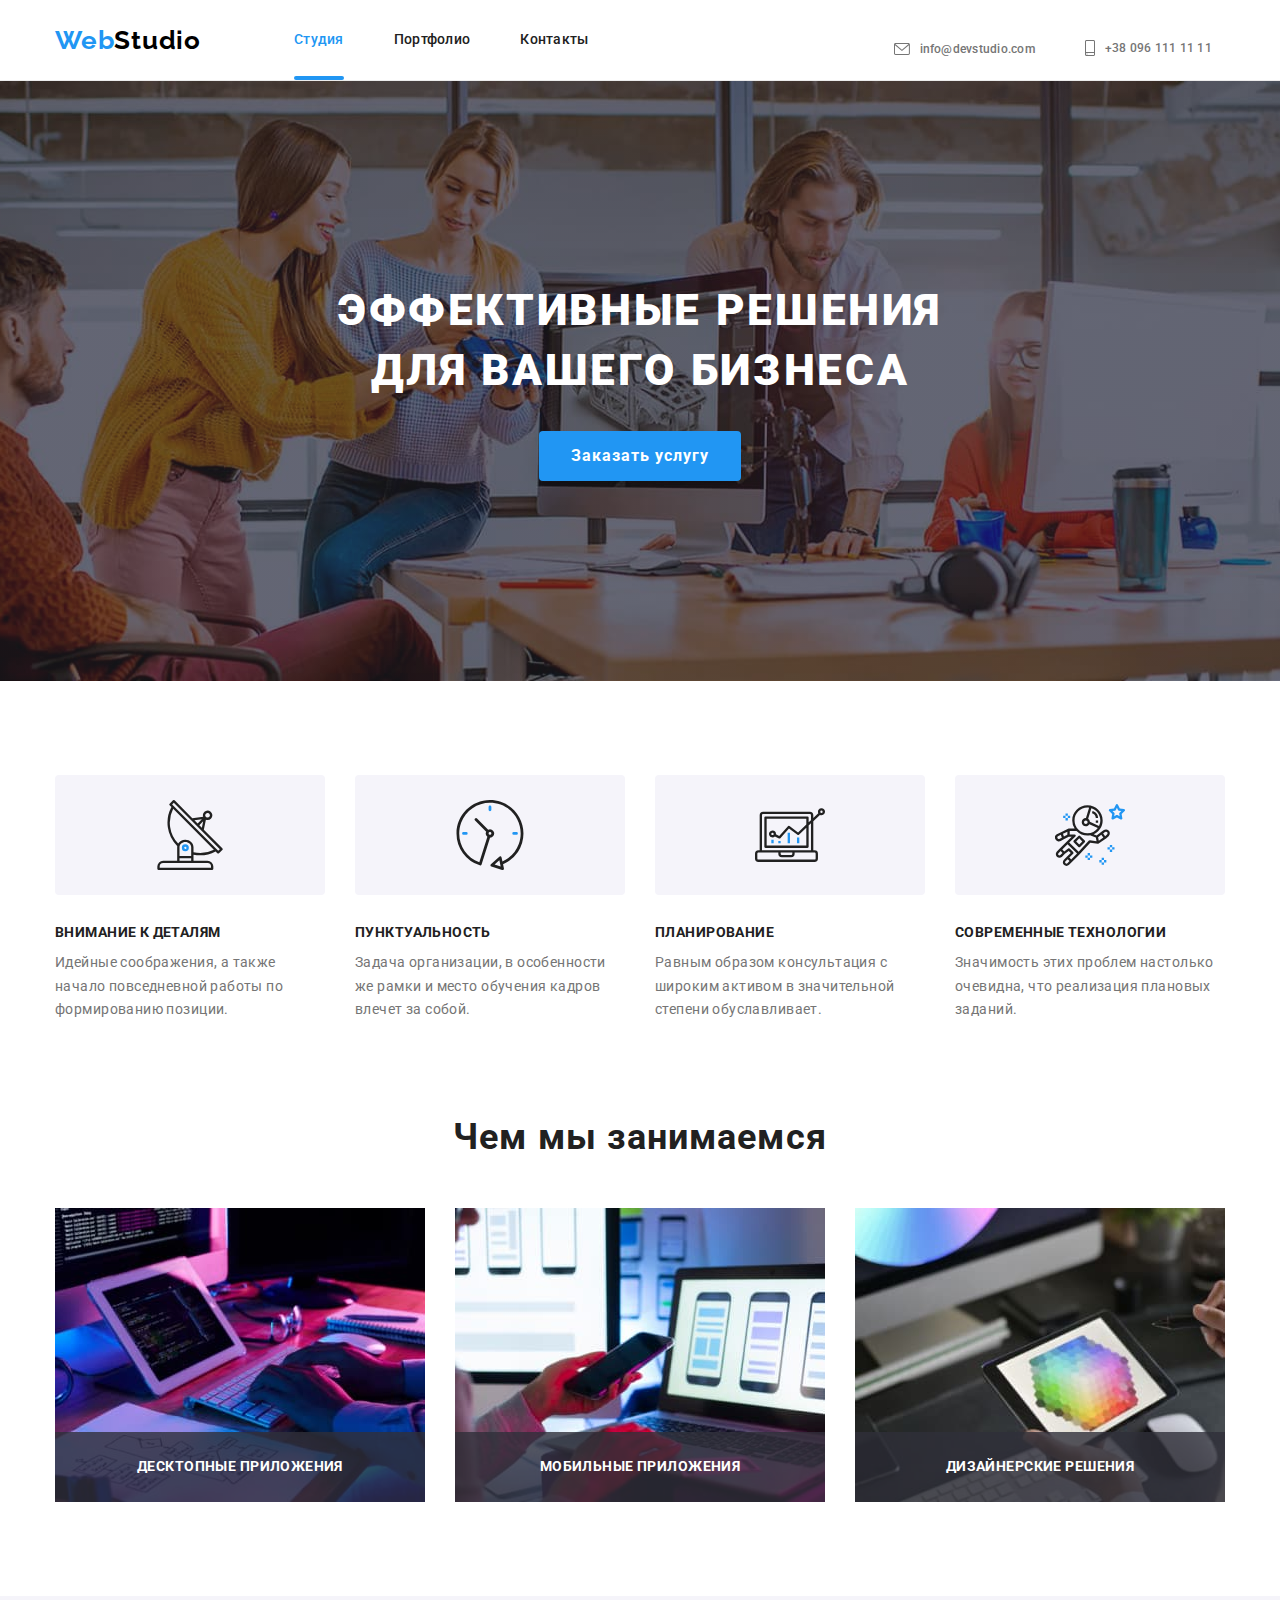
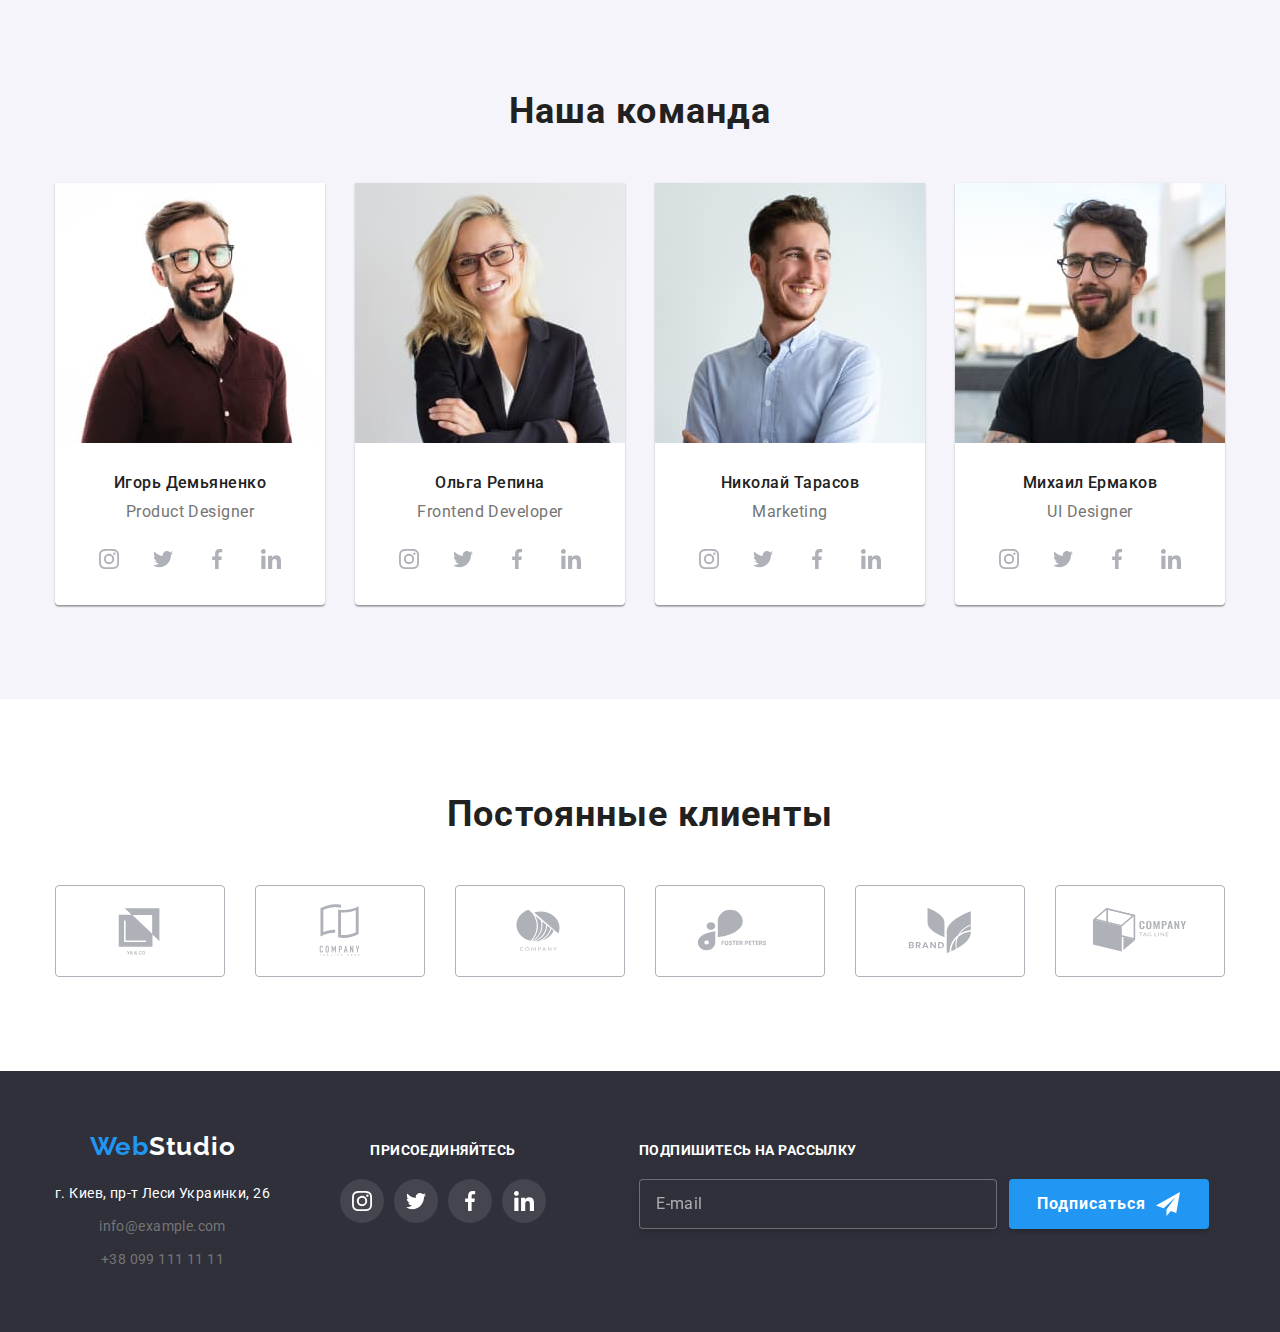
<file: index.html>
<!DOCTYPE html>
<html lang="ru">
  <head>
    <meta charset="UTF-8" />
    <meta http-equiv="X-UA-Compatible" content="IE=edge" />
    <meta name="viewport" content="width=device-width, initial-scale=1.0" />
    <title>Студия</title>
    <link rel="stylesheet" href="https://cdnjs.cloudflare.com/ajax/libs/modern-normalize/1.1.0/modern-normalize.min.css">
    <link rel="stylesheet" href="./css/main.min.css" />
    <link
      href="https://fonts.googleapis.com/css2?family=Raleway:wght@700&family=Roboto:wght@400;500;700;900&display=swap"
      rel="stylesheet"
    />
  </head>
  <body>
    <header class="header-page">
     <div class="header container">
      <a href="" lang="en" class="logo-link logo-link--header link">
        <span class="logo-link__accent">Web</span>Studio</a>

        <button type="button" class="header__burger-btn button " data-burger-open>
          <svg class="header__burger-btn--icon">
              <use href="./images/icons.svg#icon-mobile-menu" ></use>
          </svg>
      </button>
    <div class="header__menu">
      <nav class="nav">
        <ul class="nav__list list">
          <li class="nav__item">
            <a class="nav__link nav__link--current link " href="">Студия</a></li>
          <li class="nav__item">
            <a class="nav__link link" href="./portfolio.html">Портфолио</a>
          </li>
          <li class="nav__item">
            <a class="nav__link link" href="">Контакты</a>
          </li>
        </ul>
      </nav>
      <ul class="contact list">
        <li class="contact__item" > 
          <a class="contact__link link" href="mailto:info@devstudio.com">
            <svg class="contact__icon" width="16px" height="12px">
              <use href="./images/icons.svg#icon-envelope"></use>
            </svg>
            info@devstudio.com
          </a>
        </li>
        <li class="contact__item">
          <a class="contact__link link" href="tel:+380961111111" >
              <svg class="contact__icon" width="10px" height="16px">
                <use href="./images/icons.svg#icon-smartphone" ></use>
              </svg>+38 096 111 11 11</a>
        </li>
      </ul>
    </div>
     </div>
     <div class="mobile-menu__backdrop container is-open" data-burger>
      <button type="button" class="mobile-menu__close-btn button" data-burger-close>
              <svg class="mobile-menu__close-btn--icon">
                  <use href="./images/icons.svg#icon-close-button"></use>
              </svg>
          </button>
      <ul class="mobile-menu__nav-list list">
          <li class="mobile-menu__nav-item"><a class="mobile-menu__nav-link mobile-menu__nav-link--current link" href="">Студия</a></li>
          <li class="mobile-menu__nav-item"><a class="mobile-menu__nav-link link" href="./portfolio.html">Портфолио</a></li>
          <li class="mobile-menu__nav-item"><a class="mobile-menu__nav-link link" href="">Контакты</a></li>
      </ul>
      <div class="mobile-menu__address-links">
          <ul class="mobile-menu__contacts-list list">
              <li class="mobile-menu__contacts-item--tel ">
                  <a class="mobile-menu__contacts-link--tel link" href="tel:+380961111111">+38 096 111 11 11</a>
              </li>
              <li class="mobile-menu__contacts-item--mail ">
                  <a class="mobile-menu__contacts-link--mail link" href="mailto:info@devstudio.com">info@devstudio.com</a>
              </li>
          </ul>
          <ul class="mobile-menu__social-list list">
              <li class="mobile-menu__social-item">
                  <a class="mobile-menu__social-link link" href="">Instagram</a>
              </li>
              <li class="mobile-menu__social-item">
                  <a class="mobile-menu__social-link link" href="">Twitter</a>
              </li>
              <li class="mobile-menu__social-item">
                  <a class="mobile-menu__social-link link" href="">Facebook</a>
              </li>
              <li class="mobile-menu__social-item">
                  <a class="mobile-menu__social-link link" href="">LinkedIn</a>
              </li>
          </ul>
      </div>
  </div>
    </header>
    <main>
      <section class="hero">
        <h1 class="hero__title">Эффективные решения<br>для вашего бизнеса</h1>
        <button class="hero__button main-button button" type="button" data-modal-open>Заказать услугу</button>
      </section>
      <section class="features container section">
        <h2 class="features__main-title hidden">Особенности</h2>
        <ul class="features__list list">
          <li class="features__item">
            <div class="features__card">
              <svg class="features__icon">
                <use href="./images/icons.svg#icon-antenna-1" ></use>
              </svg> 
            </div>
            <h3 class="features__title">Внимание к деталям</h3>
            <p class="features__description">
              Идейные соображения, а также начало повседневной работы по
              формированию позиции.
            </p>
          </li>
          <li class="features__item">
            <div class="features__card">
              <svg class="features__icon">
                <use href="./images/icons.svg#icon-clock-1" ></use>
              </svg> 
            </div>
            <h3 class="features__title">Пунктуальность</h3>
            <p class="features__description">
              Задача организации, в особенности же рамки и место обучения кадров
              влечет за собой.
            </p>
          </li>
          <li class="features__item">
            <div class="features__card">
              <svg class="features__icon">
                <use href="./images/icons.svg#icon-diagram-1" ></use>
              </svg> 
            </div>
            <h3 class="features__title">Планирование</h3>
            <p class="features__description">
              Равным образом консультация с широким активом в значительной
              степени обуславливает.
            </p>
          </li>
          <li class="features__item">
            <div class="features__card">
              <svg class="features__icon">
                <use href="./images/icons.svg#icon-astronaut-1" ></use>
              </svg> 
            </div>
            <h3 class="features__title">Современные технологии</h3>
            <p class="features__description">
              Значимость этих проблем настолько очевидна, что реализация
              плановых заданий.
            </p>
          </li>
        </ul>
      </section>
      <section class="activity container section">
        <h2 class="activity__title title">Чем мы занимаемся</h2>
        <ul class="activity__list list">
          <li class="activity__item">
            <picture class="activity__picture">

              <source srcset="./images/studio/activity1.jpg 1x, ./images/studio/activity1@2x.jpg  2x" media="(min-width:1200px)">

              <img
              class="activity__img"
              src="./images/studio/activity1.jpg"
              alt="Компьютер"
              width="370"
              height="294"
            />
            </picture>
            
              <p class="activity__description">Десктопные приложения</p>
          </li>
          <li class="activity__item">
            <picture class="activity__picture">

              <source srcset="./images/studio/activity2.jpg 1x, ./images/studio/activity2@2x.jpg  2x" media="(min-width:1200px)">

              <img
              class="activity__img"
              src="./images/studio/activity2.jpg"
              alt="Ноутбук"
              width="370"
              height="294"
            />
            </picture>
              <p class="activity__description">Мобильные приложения</p>
          </li>
          <li class="activity__item">
            <picture class="activity__picture">

              <source srcset="./images/studio/activity3.jpg 1x, ./images/studio/activity3@2x.jpg  2x" media="(min-width:1200px)">

              <img
              class="activity__img"
              src="./images/studio/activity3.jpg"
              alt="Планшет"
              width="370"
              height="294"
            />
            </picture>
              <p class="activity__description">Дизайнерские решения</p>
          </li>
        </ul>
      </section>
      <section class="team section">
<div class="team__card container">
  <h2 class="team__title title">Наша команда</h2>
  <ul class="team__list list">
    <li class="team__item">

      <picture class="team__picture">

        <source srcset="./images/studio/team-desktop1.jpg 1x, ./images/studio/team-desktop1@2x.jpg 2x" media="(min-width:1200px)">
        <source srcset="./images/studio/team-tablet1.jpg 1x, ./images/studio/team-tablet1@2x.jpg 2x" media="(min-width:768px)">
        <source srcset="./images/studio/team-mobile1.jpg 1x, ./images/studio/team-mobile1@2x.jpg 2x" media="(max-width:767px)">

        <img
        class="team__img"
        src="./images/studio/team-desktop1.jpg"
        alt="Игорь Демьяненко"
        width="270"
        height="260"
      />
      </picture>
      
      <div class="team__content" >
        <h3 class="team__name">Игорь Демьяненко</h3>
        <p class="team__description" lang="en">Product Designer</p>
        <ul class="social-links list">
          <li class="social-links__item ">
            <a href="" class="social-links__link social-links__link--team">
            <svg class="social-links__logo">
              <use href="./images/icons.svg#icon-instagram-2" ></use>
            </svg> 
            </a>
          </li>
          <li class="social-links__item ">
            <a href="" class="social-links__link social-links__link--team">
            <svg class="social-links__logo">
              <use href="./images/icons.svg#icon-twitter-1" ></use>
            </svg> 
            </a>
          </li>
          <li class="social-links__item ">
            <a href="" class="social-links__link social-links__link--team">
            <svg class="social-links__logo">
              <use href="./images/icons.svg#icon-facebook-1" ></use>
            </svg> 
            </a>
          </li>
          <li class="social-links__item ">
            <a href="" class="social-links__link social-links__link--team">
            <svg class="social-links__logo">
              <use href="./images/icons.svg#icon-linkedin-1" ></use>
            </svg> 
            </a>
          </li>
        </ul>
      </div>
      
    </li>
    <li class="team__item">

      <picture class="team__picture">

        <source srcset="./images/studio/team-desktop2.jpg 1x, ./images/studio/team-desktop2@2x.jpg 2x" media="(min-width:1200px)">
        <source srcset="./images/studio/team-tablet2.jpg 1x, ./images/studio/team-tablet2@2x.jpg 2x" media="(min-width:768px)">
        <source srcset="./images/studio/team-mobile2.jpg 1x, ./images/studio/team-mobile2@2x.jpg 2x" media="(max-width:767px)">

        <img
        class="team__img"
        src="./images/studio/team-desktop2.jpg"
        alt="Ольга Репина"
        width="270"
        height="260"
      />
      </picture>
      <div class="team__content">
        <h3 class="team__name">Ольга Репина</h3>
        <p class="team__description" lang="en">Frontend Developer</p>
        <ul class="social-links list">
          <li class="social-links__item ">
            <a href="" class="social-links__link social-links__link--team">
            <svg class="social-links__logo">
              <use href="./images/icons.svg#icon-instagram-2"></use>
            </svg> 
            </a>
          </li>
          <li class="social-links__item ">
            <a href="" class="social-links__link social-links__link--team">
            <svg class="social-links__logo">
              <use href="./images/icons.svg#icon-twitter-1"></use>
            </svg> 
            </a>
          </li>
          <li class="social-links__item ">
            <a href="" class="social-links__link social-links__link--team">
            <svg class="social-links__logo">
              <use href="./images/icons.svg#icon-facebook-1"></use>
            </svg> 
            </a>
          </li>
          <li class="social-links__item ">
            <a href="" class="social-links__link social-links__link--team">
            <svg class="social-links__logo">
              <use href="./images/icons.svg#icon-linkedin-1"></use>
            </svg> 
            </a>
          </li>
        </ul>
      </div>
      
    </li>
    <li class="team__item">
      <picture class="team__picture">

        <source srcset="./images/studio/team-desktop3.jpg 1x, ./images/studio/team-desktop3@2x.jpg 2x" media="(min-width:1200px)">
        <source srcset="./images/studio/team-tablet3.jpg 1x, ./images/studio/team-tablet3@2x.jpg 2x" media="(min-width:768px)">
        <source srcset="./images/studio/team-mobile3.jpg 1x, ./images/studio/team-mobile3@2x.jpg 2x" media="(max-width:767px)">

        <img
        class="team__img"
        src="./images/studio/team-desktop3.jpg"
        alt="Николай Тарасов"
        width="270"
        height="260"
      />
      </picture>
      <div class="team__content">
        <h3 class="team__name">Николай Тарасов</h3>
        <p class="team__description" lang="en">Marketing</p>
        <ul class="social-links list">
          <li class="social-links__item ">
            <a href="" class="social-links__link social-links__link--team">
            <svg class="social-links__logo">
              <use href="./images/icons.svg#icon-instagram-2"></use>
            </svg> 
            </a>
          </li>
          <li class="social-links__item ">
            <a href="" class="social-links__link social-links__link--team">
            <svg class="social-links__logo">
              <use href="./images/icons.svg#icon-twitter-1"></use>
            </svg> 
            </a>
          </li>
          <li class="social-links__item ">
            <a href="" class="social-links__link social-links__link--team">
            <svg class="social-links__logo">
              <use href="./images/icons.svg#icon-facebook-1"></use>
            </svg> 
            </a>
          </li>
          <li class="social-links__item ">
            <a href="" class="social-links__link social-links__link--team">
            <svg class="social-links__logo">
              <use href="./images/icons.svg#icon-linkedin-1"></use>
            </svg> 
            </a>
          </li>
        </ul>
      </div>
    </li>
    <li class="team__item">
      <picture class="team__picture">

        <source srcset="./images/studio/team-desktop4.jpg 1x, ./images/studio/team-desktop4@2x.jpg 2x" media="(min-width:1200px)">
        <source srcset="./images/studio/team-tablet4.jpg 1x, ./images/studio/team-tablet4@2x.jpg 2x" media="(min-width:768px)">
        <source srcset="./images/studio/team-mobile4.jpg 1x, ./images/studio/team-mobile4@2x.jpg 2x" media="(max-width:767px)">

        <img
        class="team__img"
        src="./images/studio/team-desktop4.jpg"
        alt="Михаил Ермаков"
        width="270"
        height="260"
      />
      </picture>
       <div class="team__content">
        <h3 class="team__name">Михаил Ермаков</h3>
        <p class="team__description" lang="en">UI Designer</p>
        <ul class="social-links list">
          <li class="social-links__item ">
            <a href="" class="social-links__link social-links__link--team">
            <svg class="social-links__logo">
              <use href="./images/icons.svg#icon-instagram-2"></use>
            </svg> 
            </a>
          </li>
          <li class="social-links__item ">
            <a href="" class="social-links__link social-links__link--team">
            <svg class="social-links__logo">
              <use href="./images/icons.svg#icon-twitter-1"></use>
            </svg> 
            </a>
          </li>
          <li class="social-links__item ">
            <a href="" class="social-links__link social-links__link--team">
            <svg class="social-links__logo">
              <use href="./images/icons.svg#icon-facebook-1"></use>
            </svg> 
            </a>
          </li>
          <li class="social-links__item ">
            <a href="" class="social-links__link social-links__link--team">
            <svg class="social-links__logo">
              <use href="./images/icons.svg#icon-linkedin-1"></use>
            </svg> 
            </a>
          </li>
        </ul>
       </div>
    </li>
  </ul>
</div>
      </section>
      <section class="clients section">
        <div class="clients__container container">
          <h2 class="clients__title title">Постоянные клиенты</h2>
          <ul class="clients__list list">
            <li class="clients__item">
              <a href="" class="clients__link link">
                <svg class="clients__logo"> 
                  <use href="./images/icons.svg#icon-Logo"></use>
                </svg>
              </a>
            </li>
            <li class="clients__item">
              <a href="" class="clients__link link">
                <svg class="clients__logo"> 
                  <use href="./images/icons.svg#icon-Logo1"></use>
                </svg>
              </a>
            </li>
            <li class="clients__item">
              <a href="" class="clients__link link">
                <svg class="clients__logo"> 
                  <use href="./images/icons.svg#icon-Logo2"></use>
                </svg>
              </a>
            </li>
            <li class="clients__item">
              <a href="" class="clients__link link">
                <svg class="clients__logo"> 
                  <use href="./images/icons.svg#icon-Logo3"></use>
                </svg>
              </a>
            </li>
            <li class="clients__item">
              <a href="" class="clients__link link">
                <svg class="clients__logo"> 
                  <use href="./images/icons.svg#icon-Logo4"></use>
                </svg>
              </a>
            </li>
            <li class="clients__item">
              <a href="" class="clients__link link">
                <svg class="clients__logo"> 
                  <use href="./images/icons.svg#icon-Logo5"></use>
                </svg>
              </a>
            </li>
          </ul>
        </div>
      </section>
    </main>
    <footer class="footer">
      <div class="footer__section container ">
        <div class="footer__section--tablet">
          <div class="address__container">
            <a href="" lang="en" class="logo-link  logo-link--footer link"><span class="logo-link__accent">Web</span>Studio</a>
          <address class="address">
            <ul class="address__list list">
              <li class="address__item">
                <a
                  class="address__link address__link--map link"
                  href="https://goo.gl/maps/MYijcJqw5TBEvfKu5"
                  >г. Киев, пр-т Леси Украинки, 26</a>
              </li>
              <li class="address__item">
                <a class="address__link link" href="mailto:info@example.com"
                  >info@example.com</a
                >
              </li>
              <li class="address__item">
                <a class="address__link link" href="tel:+380991111111"
                  >+38 099 111 11 11</a
                >
              </li>
            </ul>
          </address>
        </div>
          <div class="footer__social-links">
            <p class="social-links__content">присоединяйтесь</p>
            <ul class="social-links list">
              <li class="social-links__item ">
                <a href="" class="social-links__link social-links__link--footer link">
                <svg class="social-links__logo social-links__logo--footer ">
                  <use href="./images/icons.svg#icon-instagram-2"></use>
                </svg> 
                </a>
              </li>
              <li class="social-links__item ">
                <a href="" class="social-links__link social-links__link--footer link">
                <svg class="social-links__logo social-links__logo--footer">
                  <use href="./images/icons.svg#icon-twitter-1"></use>
                </svg> 
                </a>
              </li>
              <li class="social-links__item ">
                <a href="" class="social-links__link social-links__link--footer link">
                <svg class="social-links__logo social-links__logo--footer">
                  <use href="./images/icons.svg#icon-facebook-1"></use>
                </svg> 
                </a>
              </li>
              <li class="social-links__item ">
                <a href="" class="social-links__link social-links__link--footer link">
                <svg class="social-links__logo social-links__logo--footer">
                  <use href="./images/icons.svg#icon-linkedin-1"></use>
                </svg> 
                </a>
              </li>
            </ul>
          </div>
        </div>
        <div class="form">
          <b class="form__title">Подпишитесь на рассылку</b>
          <form  class="form__email">
            <label  class="form__label">
              <input class="form__imput" type="email" placeholder="E-mail" name="footer-email">
            </label>
            <button type="submit" class="form__btn-email main-button button">Подписаться
                <svg class="form__icon-email">
                  <use href="./images/icons.svg#icon-send"></use>
                </svg>
            </button>
            
          </form>
        </div>
      </div>
    </footer>

    <div class="modal__backdrop modal__backdrop--is-hidden" data-modal>
      <div class="modal">
        <button class="modal__close-button button" type="button" data-modal-close>
          <svg class="modal__close-icon">
            <use href="./images/icons.svg#icon-close-button"></use>
          </svg>
        </button>
        <form class="modal__form">
          <b class="modal__title">Оставьте свои данные, мы вам перезвоним</b>
          
          <div class="modal__field">
            <label for="user-name" class="modal__label">Имя</label>
            <input id="user-name" type="text" class="modal__input" name="username" placeholder=" ">
          <svg class="modal__icons">
            <use href="./images/icons.svg#icon-person-black"></use>
          </svg>
          </div>
          
          <div class="modal__field">
            <label for="tel" class="modal__label">Телефон</label>
            <input id="tel" type="tel" class="modal__input" name="tel" placeholder=" ">
          <svg class="modal__icons">
            <use href="./images/icons.svg#icon-phone-black"></use>
          </svg>
        </div>
          
          <div class="modal__field">
            <label for="email" class="modal__label">Почта</label>
            <input id="email" type="email" class="modal__input" name="email" placeholder=" ">
          <svg class="modal__icons">
            <use href="./images/icons.svg#icon-email-black"></use>
          </svg>
          </div>

          <label for="coment" class="modal__label">Комментарий</label>
          <textarea id="coment" name="coment" class="modal__coment"  placeholder="Введите текст"></textarea>
          

          <div class="policy">
          <input class="policy__input hidden" type="checkbox" name="check-policy" id="policy" value="check-policy" required>
          <label class="policy__label" for="policy">Соглашаюсь с рассылкой и принимаю
            <a href="" class="policy__link">Условия договора</a>
          </label>
         </div>

         <button  class="modal__send-btn main-button button" type="submit">Отправить</button>

        </form>

      </div>
    </div>
  <script src="./js/mobile-menu.js"></script>
  <script src="./js/modal.js"></script>
 
  </body>
</html>
</file>
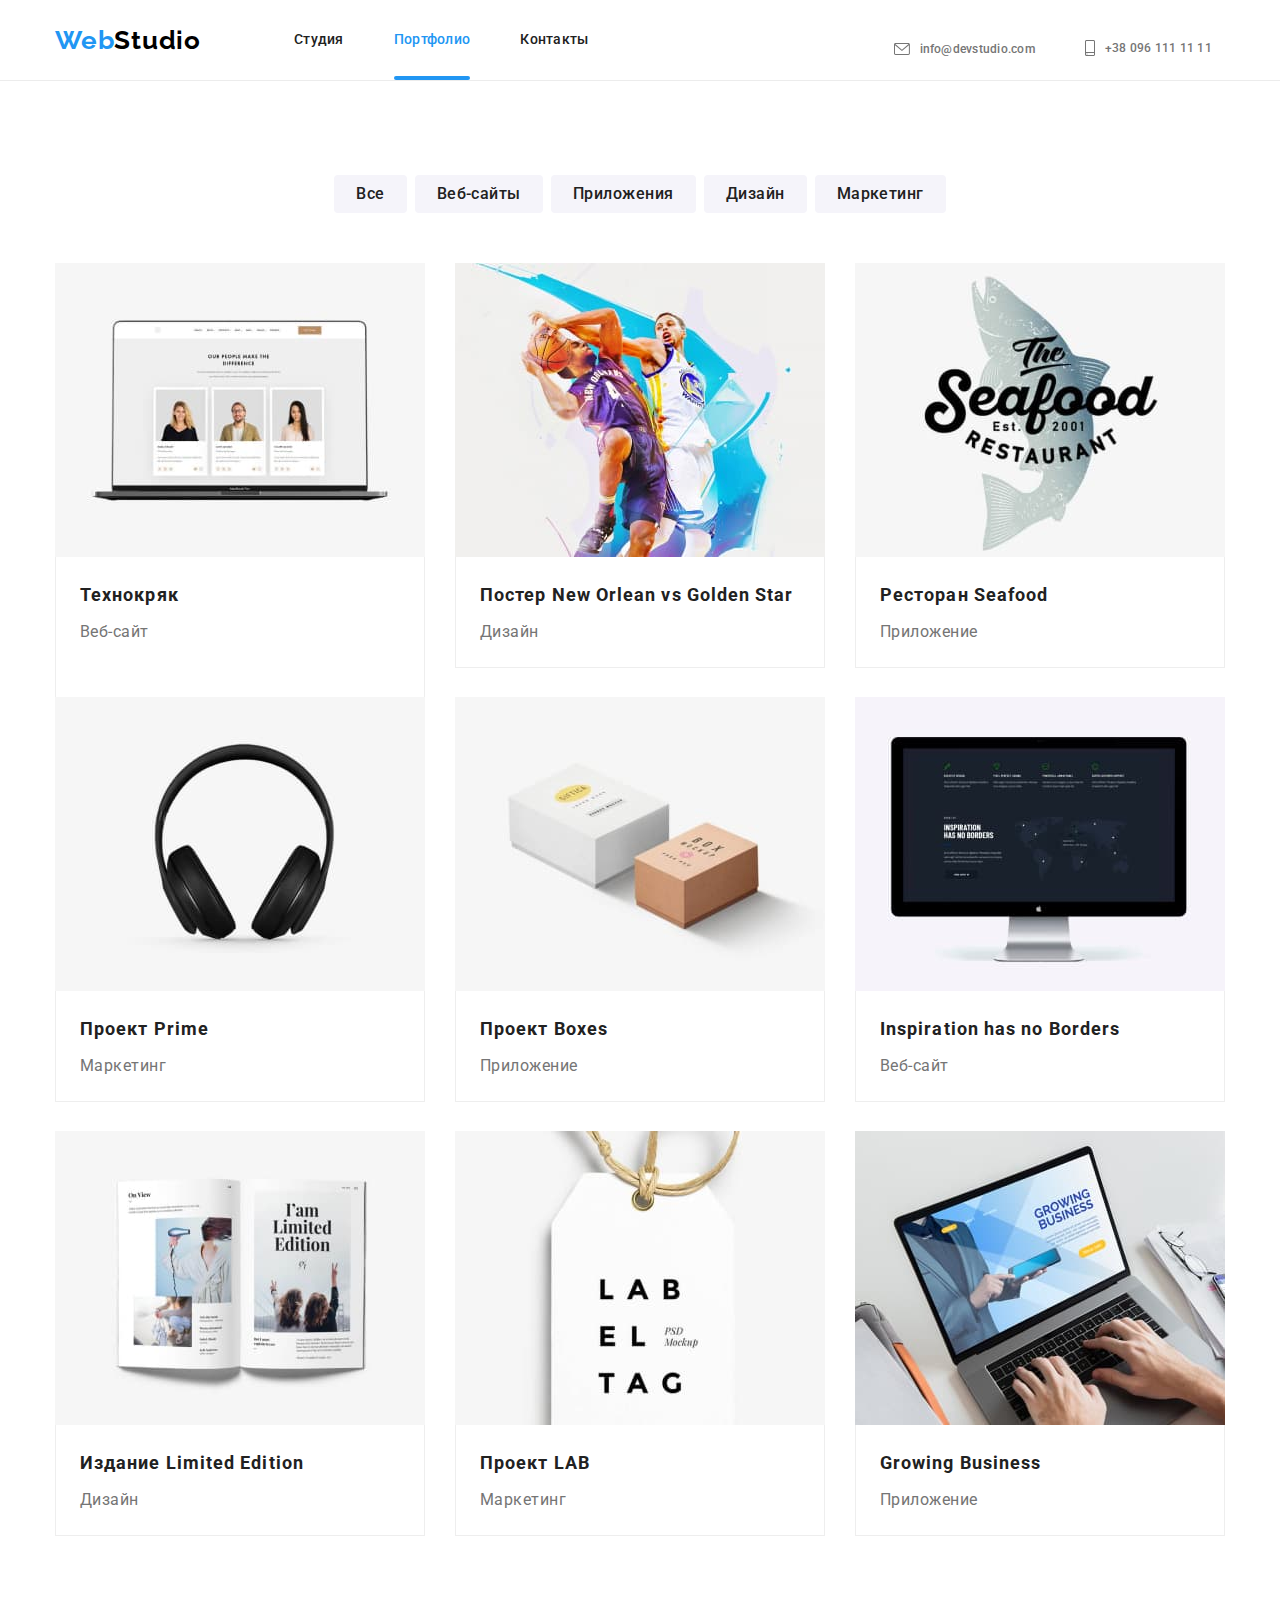
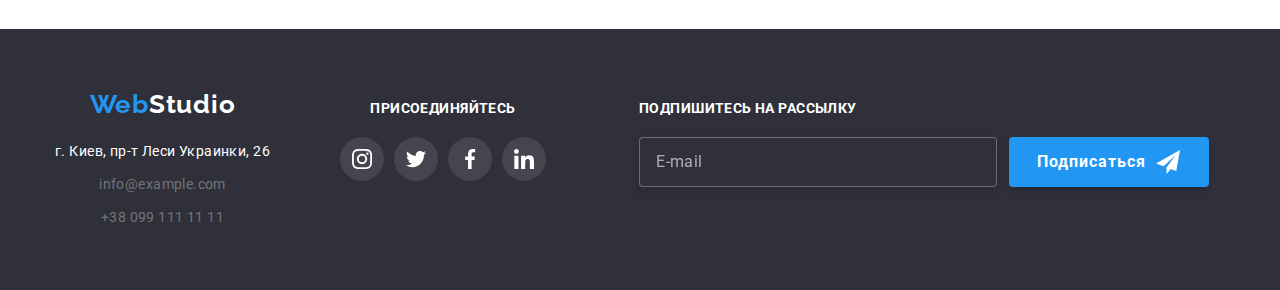
<file: portfolio.html>
<!DOCTYPE html>
<html lang="ru">
<head>
    <meta charset="UTF-8">
    <meta http-equiv="X-UA-Compatible" content="IE=edge">
    <meta name="viewport" content="width=device-width, initial-scale=1.0">
    <title>Портфолио</title>
    <link rel="stylesheet" href="https://cdnjs.cloudflare.com/ajax/libs/modern-normalize/1.1.0/modern-normalize.min.css">
    <link rel="stylesheet" href="./css/main.min.css">
    <link href="https://fonts.googleapis.com/css2?family=Raleway:wght@700&family=Roboto:wght@400;500;700;900&display=swap" rel="stylesheet">
</head>
<body>
  <header class="header-page">
    <div class="header container">
     <a href="" lang="en" class="logo-link logo-link--header link">
       <span class="logo-link__accent">Web</span>Studio</a>

       <button type="button" class="header__burger-btn button " data-burger-open>
         <svg class="header__burger-btn--icon">
             <use href="./images/icons.svg#icon-mobile-menu" ></use>
         </svg>
     </button>
   <div class="header__menu">
     <nav class="nav">
       <ul class="nav__list list">
         <li class="nav__item">
           <a class="nav__link  link " href="/index.html">Студия</a></li>
         <li class="nav__item">
           <a class="nav__link link nav__link--current" href="">Портфолио</a>
         </li>
         <li class="nav__item">
           <a class="nav__link link" href="">Контакты</a>
         </li>
       </ul>
     </nav>
     <ul class="contact list">
       <li class="contact__item" > 
         <a class="contact__link link" href="mailto:info@devstudio.com">
           <svg class="contact__icon" width="16px" height="12px">
             <use href="./images/icons.svg#icon-envelope"></use>
           </svg>
           info@devstudio.com
         </a>
       </li>
       <li class="contact__item">
         <a class="contact__link link" href="tel:+380961111111" >
             <svg class="contact__icon" width="10px" height="16px">
               <use href="./images/icons.svg#icon-smartphone" ></use>
             </svg>+38 096 111 11 11</a>
       </li>
     </ul>
   </div>
    </div>
    <div class="mobile-menu__backdrop container is-open" data-burger>
     <button type="button" class="mobile-menu__close-btn button" data-burger-close>
             <svg class="mobile-menu__close-btn--icon">
                 <use href="./images/icons.svg#icon-close-button"></use>
             </svg>
         </button>
     <ul class="mobile-menu__nav-list list">
         <li class="mobile-menu__nav-item"><a class="mobile-menu__nav-link  link" href="/index.html">Студия</a></li>
         <li class="mobile-menu__nav-item"><a class="mobile-menu__nav-link mobile-menu__nav-link--current link" href="">Портфолио</a></li>
         <li class="mobile-menu__nav-item"><a class="mobile-menu__nav-link link" href="">Контакты</a></li>
     </ul>
     <div class="mobile-menu__address-links">
         <ul class="mobile-menu__contacts-list list">
             <li class="mobile-menu__contacts-item--tel ">
                 <a class="mobile-menu__contacts-link--tel link" href="tel:+380961111111">+38 096 111 11 11</a>
             </li>
             <li class="mobile-menu__contacts-item--mail ">
                 <a class="mobile-menu__contacts-link--mail link" href="mailto:info@devstudio.com">info@devstudio.com</a>
             </li>
         </ul>
         <ul class="mobile-menu__social-list list">
             <li class="mobile-menu__social-item">
                 <a class="mobile-menu__social-link link" href="">Instagram</a>
             </li>
             <li class="mobile-menu__social-item">
                 <a class="mobile-menu__social-link link" href="">Twitter</a>
             </li>
             <li class="mobile-menu__social-item">
                 <a class="mobile-menu__social-link link" href="">Facebook</a>
             </li>
             <li class="mobile-menu__social-item">
                 <a class="mobile-menu__social-link link" href="">LinkedIn</a>
             </li>
         </ul>
     </div>
 </div>
   </header>
    <main>
<div class=" portfolio section container">
  <ul class="filter__list list">
    <li class="filter__item">
      <button class="filter__button button" type="button">Все</button>
    </li>
    <li class="filter__item">
      <button class="filter__button button" type="button">Веб-сайты</button>
    </li>
    <li class="filter__item">
      <button class="filter__button button" type="button">Приложения</button>
    </li>
    <li class="filter__item">
      <button class="filter__button button" type="button">Дизайн</button>
    </li>
    <li class="filter__item">
      <button class="filter__button button" type="button">Маркетинг</button>
    </li>
</ul>
<!-- <section class="portfolio"> -->
    <ul  class="portfolio__list list">
        <li class="portfolio__item">
           <div class="portfolio__thumb">
            <picture class= "portfolio__picture">
              <source srcset="./images/portfolio/portfolio-desktop1.jpg 1x, ./images/portfolio/portfolio-desktop1@2x.jpg 2x" media="(min-width:1200px)"> 
              <source srcset="./images/portfolio/portfolio-tablet1.jpg 1x, ./images/portfolio/portfolio-tablet1@2x.jpg 2x" media="(min-width:768px)">
              <source srcset="./images/portfolio/portfolio-mobile1.jpg 1x, ./images/portfolio/portfolio-mobile1@2x.jpg 2x" media="(max-width:767px)">
              <img class="portfolio__img" src="./images/portfolio/portfolio-desktop1.jpg" alt="Технокряк">
            </picture>
            <p class="portfolio__overlay">Технокряк это современная площадка распространения коронавируса. Компании используют эту платформу для цифрового шпионажа и атак на защищённые сервера конкурентов.</p>
            </div>
            <div class="portfolio__name">
              <h2 class="portfolio__title">Технокряк</h2>
            <p class="portfolio__description">Веб-сайт</p>
            </div>
           
        </li>
        <li class="portfolio__item">
          <div class="portfolio__thumb">
            <picture class= "portfolio__picture">
              <source srcset="./images/portfolio/portfolio-desktop2.jpg 1x, ./images/portfolio/portfolio-desktop2@2x.jpg 2x" media="(min-width:1200px)"> 
              <source srcset="./images/portfolio/portfolio-tablet2.jpg 1x, ./images/portfolio/portfolio-tablet2@2x.jpg 2x" media="(min-width:768px)">
              <source srcset="./images/portfolio/portfolio-mobile2.jpg 1x, ./images/portfolio/portfolio-mobile2@2x.jpg 2x" media="(max-width:767px)">
              <img class="portfolio__img" src="./images/portfolio/portfolio-desktop2.jpg" alt="Технокряк">
            </picture>
            <p class="portfolio__overlay">Технокряк это современная площадка распространения коронавируса. Компании используют эту платформу для цифрового шпионажа и атак на защищённые сервера конкурентов.</p>
            </div>
            <div class="portfolio__name">
                <h2 class="portfolio__title">Постер <span lang="en">New Orlean vs Golden Star</span></h2>
              <p class="portfolio__description">Дизайн</p>
            </div>
          
        </li>
        <li class="portfolio__item">
          <div class="portfolio__thumb">
            <picture class= "portfolio__picture">
              <source srcset="./images/portfolio/portfolio-desktop3.jpg 1x, ./images/portfolio/portfolio-desktop3@2x.jpg 2x" media="(min-width:1200px)"> 
              <source srcset="./images/portfolio/portfolio-tablet3.jpg 1x, ./images/portfolio/portfolio-tablet3@2x.jpg 2x" media="(min-width:768px)">
              <source srcset="./images/portfolio/portfolio-mobile3.jpg 1x, ./images/portfolio/portfolio-mobile3@2x.jpg 2x" media="(max-width:767px)">
              <img class="portfolio__img" src="./images/portfolio/portfolio-desktop3.jpg" alt="Технокряк">
            </picture>
            <p class="portfolio__overlay">Технокряк это современная площадка распространения коронавируса. Компании используют эту платформу для цифрового шпионажа и атак на защищённые сервера конкурентов.</p>
          </div>
          <div class="portfolio__name">
            <h2 class="portfolio__title">Ресторан <span lang="en">Seafood</span></h2>
            <p class="portfolio__description">Приложение</p>
          </div>
           
        </li>
        <li class="portfolio__item">
          <div class="portfolio__thumb">
            <picture class= "portfolio__picture">
              <source srcset="./images/portfolio/portfolio-desktop4.jpg 1x, ./images/portfolio/portfolio-desktop4@2x.jpg 2x" media="(min-width:1200px)"> 
              <source srcset="./images/portfolio/portfolio-tablet4.jpg 1x, ./images/portfolio/portfolio-tablet4@2x.jpg 2x" media="(min-width:768px)">
              <source srcset="./images/portfolio/portfolio-mobile4.jpg 1x, ./images/portfolio/portfolio-mobile4@2x.jpg 2x" media="(max-width:767px)">
              <img class="portfolio__img" src="./images/portfolio/portfolio-desktop4.jpg" alt="Технокряк">
            </picture>
            <p class="portfolio__overlay">Технокряк это современная площадка распространения коронавируса. Компании используют эту платформу для цифрового шпионажа и атак на защищённые сервера конкурентов.</p>
            </div>
            <div class="portfolio__name">
              <h2 class="portfolio__title">Проект <span lang="en">Prime</span></h2>
            <p class="portfolio__description">Маркетинг</p>
            </div>
           
        </li>
        <li class="portfolio__item">
          <div class="portfolio__thumb">
            <picture class= "portfolio__picture">
              <source srcset="./images/portfolio/portfolio-desktop5.jpg 1x, ./images/portfolio/portfolio-desktop5@2x.jpg 2x" media="(min-width:1200px)"> 
              <source srcset="./images/portfolio/portfolio-tablet5.jpg 1x, ./images/portfolio/portfolio-tablet5@2x.jpg 2x" media="(min-width:768px)">
              <source srcset="./images/portfolio/portfolio-mobile5.jpg 1x, ./images/portfolio/portfolio-mobile5@2x.jpg 2x" media="(max-width:767px)">
              <img class="portfolio__img" src="./images/portfolio/portfolio-desktop5.jpg" alt="Технокряк">
            </picture>
            <p class="portfolio__overlay">Технокряк это современная площадка распространения коронавируса. Компании используют эту платформу для цифрового шпионажа и атак на защищённые сервера конкурентов.</p>
            </div>
            <div class="portfolio__name">
              <h2 class="portfolio__title">Проект <span lang="en">Boxes</span></h2>
            <p class="portfolio__description">Приложение</p>
            </div>
            
        </li>
        <li class="portfolio__item">
          <div class="portfolio__thumb">
            <picture class= "portfolio__picture">
              <source srcset="./images/portfolio/portfolio-desktop6.jpg 1x, ./images/portfolio/portfolio-desktop6@2x.jpg 2x" media="(min-width:1200px)"> 
              <source srcset="./images/portfolio/portfolio-tablet6.jpg 1x, ./images/portfolio/portfolio-tablet6@2x.jpg 2x" media="(min-width:768px)">
              <source srcset="./images/portfolio/portfolio-mobile6.jpg 1x, ./images/portfolio/portfolio-mobile6@2x.jpg 2x" media="(max-width:767px)">
              <img class="portfolio__img" src="./images/portfolio/portfolio-desktop6.jpg" alt="Технокряк">
            </picture>
            <p class="portfolio__overlay">Технокряк это современная площадка распространения коронавируса. Компании используют эту платформу для цифрового шпионажа и атак на защищённые сервера конкурентов.</p>
            </div>
            <div class="portfolio__name">
              <h2 class="portfolio__title" lang="en">Inspiration has no Borders</h2>
            <p class="portfolio__description">Веб-сайт</p>
            </div>
            
        </li>
        <li class="portfolio__item">
          <div class="portfolio__thumb">
            <picture class= "portfolio__picture">
              <source srcset="./images/portfolio/portfolio-desktop7.jpg 1x, ./images/portfolio/portfolio-desktop7@2x.jpg 2x" media="(min-width:1200px)"> 
              <source srcset="./images/portfolio/portfolio-tablet7.jpg 1x, ./images/portfolio/portfolio-tablet7@2x.jpg 2x" media="(min-width:768px)">
              <source srcset="./images/portfolio/portfolio-mobile7.jpg 1x, ./images/portfolio/portfolio-mobile7@2x.jpg 2x" media="(max-width:767px)">
              <img class="portfolio__img" src="./images/portfolio/portfolio-desktop7.jpg" alt="Технокряк">
            </picture>
            <p class="portfolio__overlay">Технокряк это современная площадка распространения коронавируса. Компании используют эту платформу для цифрового шпионажа и атак на защищённые сервера конкурентов.</p>
            </div>
            <div class="portfolio__name">
              <h2 class="portfolio__title">Издание <span lang="en">Limited Edition</span></h2>
            <p class="portfolio__description">Дизайн</p>
            </div>
            
        </li>
        <li class="portfolio__item">
          <div class="portfolio__thumb">
            <picture class= "portfolio__picture">
              <source srcset="./images/portfolio/portfolio-desktop8.jpg 1x, ./images/portfolio/portfolio-desktop8@2x.jpg 2x" media="(min-width:1200px)"> 
              <source srcset="./images/portfolio/portfolio-tablet8.jpg 1x, ./images/portfolio/portfolio-tablet8@2x.jpg 2x" media="(min-width:768px)">
              <source srcset="./images/portfolio/portfolio-mobile8.jpg 1x, ./images/portfolio/portfolio-mobile8@2x.jpg 2x" media="(max-width:767px)">
              <img class="portfolio__img" src="./images/portfolio/portfolio-desktop8.jpg" alt="Технокряк">
            </picture>
            <p class="portfolio__overlay">Технокряк это современная площадка распространения коронавируса. Компании используют эту платформу для цифрового шпионажа и атак на защищённые сервера конкурентов.</p>
            </div>
            <div class="portfolio__name">
              <h2 class="portfolio__title">Проект <span lang="en">LAB</span></h2>
            <p class="portfolio__description">Маркетинг</p>
            </div>
            
        </li>
        <li class="portfolio__item">
            <div class="portfolio__thumb">
              <picture class= "portfolio__picture">
                <source srcset="./images/portfolio/portfolio-desktop9.jpg 1x, ./images/portfolio/portfolio-desktop9@2x.jpg 2x" media="(min-width:1200px)"> 
                <source srcset="./images/portfolio/portfolio-tablet9.jpg 1x, ./images/portfolio/portfolio-tablet9@2x.jpg 2x" media="(min-width:768px)">
                <source srcset="./images/portfolio/portfolio-mobile9.jpg 1x, ./images/portfolio/portfolio-mobile9@2x.jpg 2x" media="(max-width:767px)">
                <img class="portfolio__img" src="./images/portfolio/portfolio-desktop9.jpg" alt="Технокряк">
              </picture>
            <p class="portfolio__overlay">Технокряк это современная площадка распространения коронавируса. Компании используют эту платформу для цифрового шпионажа и атак на защищённые сервера конкурентов.</p>
            </div>
            <div class="portfolio__name">
              <h2 class="portfolio__title">Growing <span lang="en">Business</span></h2>
            <p class="portfolio__description">Приложение</p>
            </div>
           
        </li>
    </ul>
<!-- </section> -->
</div>
    </main> 
    <footer class="footer">
      <div class="footer__section container">
        <div class="footer__section--tablet">
          <div class="address__container">
            <a href="" lang="en" class="logo-link  logo-link--footer link"><span class="logo-link__accent">Web</span>Studio</a>
          <address class="address">
            <ul class="address__list list">
              <li class="address__item">
                <a
                  class="address__link address__link--map link"
                  href="https://goo.gl/maps/MYijcJqw5TBEvfKu5"
                  >г. Киев, пр-т Леси Украинки, 26</a>
              </li>
              <li class="address__item">
                <a class="address__link link" href="mailto:info@example.com"
                  >info@example.com</a
                >
              </li>
              <li class="address__item">
                <a class="address__link link" href="tel:+380991111111"
                  >+38 099 111 11 11</a
                >
              </li>
            </ul>
          </address>
        </div>
          <div class="footer__social-links">
            <p class="social-links__content">присоединяйтесь</p>
            <ul class="social-links list">
              <li class="social-links__item ">
                <a href="" class="social-links__link social-links__link--footer link">
                <svg class="social-links__logo social-links__logo--footer ">
                  <use href="./images/icons.svg#icon-instagram-2"></use>
                </svg> 
                </a>
              </li>
              <li class="social-links__item ">
                <a href="" class="social-links__link social-links__link--footer link">
                <svg class="social-links__logo social-links__logo--footer">
                  <use href="./images/icons.svg#icon-twitter-1"></use>
                </svg> 
                </a>
              </li>
              <li class="social-links__item ">
                <a href="" class="social-links__link social-links__link--footer link">
                <svg class="social-links__logo social-links__logo--footer">
                  <use href="./images/icons.svg#icon-facebook-1"></use>
                </svg> 
                </a>
              </li>
              <li class="social-links__item ">
                <a href="" class="social-links__link social-links__link--footer link">
                <svg class="social-links__logo social-links__logo--footer">
                  <use href="./images/icons.svg#icon-linkedin-1"></use>
                </svg> 
                </a>
              </li>
            </ul>
          </div>
        </div>
        <div class="form">
          <b class="form__title">Подпишитесь на рассылку</b>
          <form  class="form__email">
            <label  class="form__label">
              <input class="form__imput" type="email" placeholder="E-mail" name="footer-email">
            </label>
            <button type="submit" class="form__btn-email main-button button">Подписаться
                <svg class="form__icon-email">
                  <use href="./images/icons.svg#icon-send"></use>
                </svg>
            </button>
            
          </form>
        </div>
      </div>
    </footer>

    <script src="./js/mobile-menu.js"></script>
    
</body>
</html>
</file>
<file: css/main.min.css>
:root{--logo-color: #000000;--accent-color: #2196f3;--additional-color: #ffffff;--primary-color: #212121;--description-text-color: #757575;--main-font: Roboto, sans-serif;--timing-function: cubic-bezier(0.4, 0, 0.2, 1)
  }body{font-family:var(--main-font);font-style:normal;color:var(--primary-color)}.list{list-style:none}.link{text-decoration:none;outline:none}.button{cursor:pointer;border:none;outline:none}h1,h2,h3,p,ul,li{margin:0;padding:0}img{display:block;width:100%;height:auto}.hidden{position:absolute;width:1px;height:1px;margin:-1px;border:0;padding:0;white-space:nowrap;clip-path:inset(100%);clip:rect(0 0 0 0);overflow:hidden}.container{padding:0 15px;margin:0 auto;max-width:100%}@media screen and (min-width: 480px){.container{width:480px}}@media screen and (min-width: 768px){.container{width:768px}}@media screen and (min-width: 1200px){.container{width:1200px}}.section{padding-top:60px;padding-bottom:60px}@media screen and (min-width: 1200px){.section{padding-top:94px;padding-bottom:94px}}.title{margin-right:auto;margin-left:auto;font-weight:700;font-size:28px;line-height:1.17;text-align:center;letter-spacing:0.03em}@media screen and (min-width: 1200px){.title{font-size:36px}}.main-button{display:block;margin:0 auto;min-width:200px;max-height:50px;padding:10px 32px;text-align:center;font-weight:700;font-size:16px;line-height:1.88;letter-spacing:0.06em;color:var(--additional-color);background-color:var(--accent-color);box-shadow:0px 4px 4px rgba(0,0,0,0.15);border-radius:4px}.logo-link{color:var(--logo-color);font-family:Raleway, sans-serif;font-weight:700;font-size:24px;line-height:1.17;letter-spacing:0.03em}.logo-link__accent{color:var(--accent-color)}@media screen and (min-width: 1200px){.logo-link{font-size:26px;line-height:1.19}}.social-links{display:flex;margin:0 auto;justify-content:space-between;width:206px;height:44px}.social-links__link{display:flex;justify-content:center;align-items:center;width:44px;height:44px;border-radius:50%}.social-links__logo{display:block;width:20px;height:20px}.header-page{background-color:var(--additional-color);border-bottom:1px solid #ECECEC}@media screen and (max-width: 767px){.header{display:flex;justify-content:space-between}.header__menu{display:none}.header__burger-btn{display:block;margin:10px 0px;padding:0;width:40px;height:40px;background-color:var(--additional-color);fill:#000000;transition:fill 250ms var(--timing-function)}.header__burger-btn--icon{width:40px;height:40px}.header__burger-btn:hover{fill:var(--accent-color)}.logo-link--header{margin:16px 0px}}@media screen and (min-width: 768px){.header{display:flex;align-items:center}.header__menu{display:flex}.header__burger-btn{display:none}.mobile-menu__backdrop{display:none}.logo-link--header{margin-right:88px;align-items:center}.nav__list{display:flex}.nav__item:not(:last-child){margin-right:50px}.nav__link{display:inline-flex;align-items:center;padding:32px 0;color:var(--primary-color);font-weight:500;font-size:14px;line-height:1.14;letter-spacing:0.02em;transition:color 250ms var(--timing-function)}.nav__link:focus,.nav__link:hover{color:var(--accent-color)}.nav__link--current{color:var(--accent-color);position:relative}.nav__link--current::after{content:"";position:absolute;bottom:0;display:block;width:100%;height:4px;border-radius:2px;background-color:var(--accent-color)}.contact{display:block;margin-left:84px;padding:21px 0px 0px}.contact__item:not(:last-child){margin-bottom:10px}.contact__link{display:inline-flex;align-items:center;font-style:normal;font-weight:500;font-size:12px;line-height:1.17;letter-spacing:0.02em;color:var(--description-text-color);fill:var(--description-text-color);transition:color 250ms var(--timing-function),fill 250ms var(--timing-function)}.contact__link:hover,.contact__link:focus{color:var(--accent-color);fill:var(--accent-color)}.contact__icon{margin-right:8px}}@media screen and (min-width: 1200px){.logo-link--header{margin-right:93px}.nav__link{padding:32px 0}.contact{display:flex;align-items:center;margin-left:305px}.contact__item:not(:last-child){margin-bottom:0px;margin-right:50px}.contact__icon{margin-right:10px}}@media screen and (max-width: 767px){.mobile-menu__backdrop{position:fixed;width:100%;height:100%;top:0;left:0;padding:48px 15px;background-color:var(--additional-color);overflow:scroll;z-index:999}.mobile-menu__close-btn{position:absolute;padding:0px;width:40px;height:40px;top:10px;right:5px;background-color:var(--additional-color);fill:#000000;transition:fill 250ms var(--timing-function)}.mobile-menu__close-btn:hover{fill:var(--accent-color)}.mobile-menu__close-btn--icon{width:18px;height:18px}.mobile-menu__nav-list{margin-left:25px}.mobile-menu__nav-item:not(:last-child){margin-bottom:32px}.mobile-menu__nav-link{font-weight:500;font-size:40px;line-height:1.18;text-align:center;letter-spacing:0.02em;color:#212121}.mobile-menu__nav-link--current{color:var(--accent-color)}.mobile-menu__contacts-list{margin-top:302px;margin-left:25px}.mobile-menu__contacts-item--tel{margin-bottom:32px}.mobile-menu__contacts-item--mail{margin-bottom:64px}.mobile-menu__contacts-link--tel{font-weight:500;font-size:34px;line-height:1.18;letter-spacing:0.02em;color:var(--accent-color)}.mobile-menu__contacts-link--mail{font-weight:500;font-size:24px;line-height:1.17;letter-spacing:0.02em;color:#757575}.mobile-menu__social-list{display:flex;margin-left:25px}.mobile-menu__social-item:not(:first-child){padding-left:10px}.mobile-menu__social-item:not(:last-child){padding-right:10px;border-right:1px solid rgba(33,33,33,0.2)}.mobile-menu__social-link{font-weight:500;font-size:18px;line-height:1.22;letter-spacing:0.02em;color:var(--accent-color)}.is-open{opacity:0;pointer-events:none}}.hero{padding:118px 0;max-width:100%;background-image:linear-gradient(rgba(47,48,58,0.4), rgba(47,48,58,0.4)),url(../images/studio/hero-mobile.jpg);background-repeat:no-repeat;background-position:center;background-size:cover;background-color:#C4C4C4}@media (min-device-pixel-ratio: 2), screen and (min-resolution: 192dpi), screen and (min-resolution: 2dppx){.hero{background-image:url(../images/studio/hero-mobile@2x.jpg);background-repeat:no-repeat;background-position:center;background-size:cover}}.hero__title{margin-bottom:30px;font-weight:900;font-size:26px;line-height:1.62;text-align:center;letter-spacing:0.06em;text-transform:uppercase;color:var(--additional-color)}@media screen and (min-width: 481px){.hero{background-image:linear-gradient(rgba(47,48,58,0.4), rgba(47,48,58,0.4)),url(../images/studio/hero-tablet.jpg);background-repeat:no-repeat;background-position:center;background-size:cover}}@media screen and (min-width: 481px) and (min-device-pixel-ratio: 2), screen and (min-width: 481px) and (min-resolution: 192dpi), screen and (min-width: 481px) and (min-resolution: 2dppx){.hero{background-image:url(../images/studio/hero-tablet@2x.jpg);background-repeat:no-repeat;background-position:center;background-size:cover}}@media screen and (min-width: 769px){.hero{padding:200px 0;background-image:linear-gradient(rgba(47,48,58,0.4), rgba(47,48,58,0.4)),url(../images/studio/hero-desktop.jpg);background-repeat:no-repeat;background-position:center;background-size:cover}}@media screen and (min-width: 769px) and (min-device-pixel-ratio: 2), screen and (min-width: 769px) and (min-resolution: 192dpi), screen and (min-width: 769px) and (min-resolution: 2dppx){.hero{background-image:url(../images/studio/hero-desktop@2x.jpg);background-repeat:no-repeat;background-position:center;background-size:cover}}@media screen and (min-width: 769px){.hero__title{font-size:44px;line-height:1.36}}.features__list{display:block}.features__item{max-width:450px}.features__card{display:flex;height:120px;margin-bottom:30px;background:#f5f4fa;border-radius:4px;justify-content:center;align-items:center}.features__icon{width:70px;height:70px}.features__title{margin-bottom:10px;font-weight:700;font-size:14px;line-height:1.14;letter-spacing:0.03em;text-transform:uppercase}.features__description{font-size:14px;line-height:1.71;letter-spacing:0.03em;color:var(--description-text-color)}@media screen and (max-width: 767px){.features__item:not(:last-child){margin-bottom:30px}}@media screen and (min-width: 768px){.features__list{display:flex;margin-bottom:-30px;margin-right:-30px;flex-wrap:wrap;flex-basis:calc((100%-60px) / 2)}.features__item{width:354px;margin-bottom:30px;margin-right:30px}}@media screen and (min-width: 1200px){.features__list{display:flex;justify-content:space-between}.features__item{width:270px}}.activity{display:none}@media screen and (min-width: 1200px){.activity{display:block;padding-top:0px}.activity__title{margin-bottom:50px}.activity__list{display:flex;justify-content:space-between}.activity__item{position:relative}.activity__description{position:absolute;bottom:0%;left:0%;width:100%;height:70px;padding:27px 0px;font-weight:700;font-size:14px;line-height:1.14;text-align:center;letter-spacing:0.03em;text-transform:uppercase;color:var(--additional-color);background-color:rgba(47,48,58,0.8)}}.team{background-color:#f5f4fa}.team__title{margin-bottom:30px}.team__list{display:block}.team__item{background:#ffffff;box-shadow:0px 1px 3px rgba(0,0,0,0.12),0px 1px 1px rgba(0,0,0,0.14),0px 2px 1px rgba(0,0,0,0.2);border-radius:0px 0px 4px 4px}.team__content{padding:30px 0px 24px}.team__name{margin-bottom:10px;font-weight:500;font-size:16px;line-height:1.19;text-align:center;letter-spacing:0.03em}.team__description{margin-bottom:16px;font-size:16px;line-height:1.19;text-align:center;letter-spacing:0.03em;color:var(--description-text-color)}.social-links__link--team{background-color:var(--additional-color);fill:#afb1b8;transition:background-color 250ms var(--timing-function),fill 250ms var(--timing-function)}.social-links__link--team:hover,.social-links__link--team:focus{background-color:var(--accent-color);fill:var(--additional-color)}@media screen and (max-width: 767px){.team__item{max-width:450px}.team__item:not(:last-child){margin-bottom:30px}}@media screen and (min-width: 768px){.team__list{display:flex;justify-content:center;margin-top:-30px;margin-left:-30px;flex-wrap:wrap;flex-basis:calc((100%-60px) / 2)}.team__item{width:354px;margin-top:30px;margin-left:30px}}@media screen and (min-width: 1200px){.team__title{margin-bottom:50px}.team__list{justify-content:space-between}.team__item{width:270px}}.clients__title{margin-bottom:30px}.clients__list{display:flex;justify-content:center;margin-top:-30px;margin-left:-30px;flex-wrap:wrap;flex-basis:calc((100%-60px) / 2)}.clients__link{display:flex;border:1px solid #afb1b8;border-radius:4px;justify-content:center;align-items:center;margin-top:30px;margin-left:30px;width:210px;height:92px;fill:#afb1b8;transition:border-color 250ms var(--timing-function),fill 250ms var(--timing-function)}.clients__link:hover,.clients__link:focus{border-color:var(--accent-color);fill:var(--accent-color)}.clients__logo{display:block;width:106px;height:60px}@media screen and (min-width: 768px){.clients__list{flex-basis:calc((100%-90px) / 3)}.clients__link{width:226px}}@media screen and (min-width: 1200px){.clients__title{margin-bottom:50px}.clients__link{width:170px}}.footer{padding:60px 0px;background-color:#2F303A}.footer__section{text-align:center}.address{font-style:normal;margin-bottom:60px}.address__item:not(:last-child){margin-bottom:8px}.address__link{font-size:14px;line-height:1.71;letter-spacing:0.03em;color:var(--description-text-color)}.address__link--map{color:var(--additional-color)}.logo-link--footer{display:block;margin-bottom:20px;color:var(--additional-color)}.social-links{margin-bottom:60px}.social-links__content{margin-bottom:20px;font-weight:700;font-size:14px;line-height:1.14;letter-spacing:0.03em;text-transform:uppercase;color:var(--additional-color)}.social-links__link--footer{background-color:rgba(255,255,255,0.1);transition:background-color 250ms var(--timing-function)}.social-links__link--footer:hover,.social-links__link--footer:focus{background-color:var(--accent-color)}.social-links__logo--footer{fill:var(--additional-color)}.form{margin:0 auto}.form__title{display:block;margin-bottom:20px;font-weight:700;font-size:14px;line-height:1.14;letter-spacing:0.03em;text-transform:uppercase;color:var(--additional-color)}.form__label{width:450px}.form__imput{display:inline-block;margin-bottom:20px;padding-left:16px;width:100%;height:50px;outline:none;border:1px solid rgba(255,255,255,0.3);box-sizing:border-box;filter:drop-shadow(0px 4px 4px rgba(0,0,0,0.15));border-radius:4px;background-color:#2F303A}.form__imput:focus{border-color:var(--accent-color)}.form__imput::placeholder{display:inline-block;font-weight:400;font-size:16px;line-height:1.25;letter-spacing:0.03em;color:rgba(255,255,255,0.6)}.form__btn-email{display:flex;align-items:center;padding:10px 28px}.form__icon-email{display:inline-block;width:24px;height:24px;margin-left:10px;fill:var(--additional-color)}@media screen and (min-width: 768px){.footer__section--tablet{display:flex;justify-content:space-around;align-items:baseline;margin-bottom:60px}.address{margin-bottom:0px}.social-links{margin-bottom:0px}.form__imput{width:450px}}@media screen and (min-width: 1200px){.footer__section{display:flex;align-items:baseline}.footer__section--tablet{margin-bottom:0px}.address{font-style:normal}.address__container{margin-right:70px}.address__item:not(:last-child){margin-bottom:9px}.form{margin-left:93px}.form__title{text-align:start}.form__email{display:flex}.form__label{width:inherit}.form__imput{margin-bottom:0px;width:358px;height:50px;margin-right:12px}}.filter__list{display:flex;flex-wrap:wrap;margin-bottom:40px;margin-top:-15px}.filter__item{margin-top:15px}.filter__item:not(:last-child){margin-right:8px}.filter__button{background-color:#f5f4fa;border-radius:4px;padding:6px 22px;font-weight:500;font-size:16px;line-height:1.63;text-align:center;letter-spacing:0.03em;color:var(--primary-color);transition:color 250ms var(--timing-function),background-color 250ms var(--timing-function),box-shadow 250ms var(--timing-function)}.filter__button:hover,.filter__button:focus{color:var(--additional-color);background-color:var(--accent-color);box-shadow:0px 3px 1px rgba(0,0,0,0.1),0px 1px 2px rgba(0,0,0,0.08),0px 2px 2px rgba(0,0,0,0.12)}.portfolio__list{display:flex;flex-direction:column}.portfolio__item{max-width:450px;max-height:404px;transition:box-shadow 250ms var(--timing-function)}.portfolio__item:not(:last-child){margin-bottom:30px}.portfolio__item:hover,.portfolio__item:focus{box-shadow:0px 1px 1px rgba(0,0,0,0.12),0px 4px 4px rgba(0,0,0,0.06),1px 4px 6px rgba(0,0,0,0.16)}.portfolio__item:hover .portfolio__overlay,.portfolio__item:focus .portfolio__overlay{transform:translateY(0%)}.portfolio__thumb{position:relative;overflow:hidden}.portfolio__overlay{position:absolute;top:0;left:0;width:100%;height:295px;padding:63px 24px;font-weight:400;font-size:18px;line-height:1.5;letter-spacing:0.03em;color:var(--additional-color);background-color:rgba(33,150,243,0.9);transform:translateY(100%);transition:transform 250ms var(--timing-function)}.portfolio__name{border:1px solid #eeeeee;border-top:none;padding:20px 24px}.portfolio__title{font-weight:700;font-size:18px;line-height:2;letter-spacing:0.06em;margin-bottom:4px}.portfolio__description{font-size:16px;line-height:1.88;letter-spacing:0.03em;color:var(--description-text-color)}@media screen and (min-width: 768px){.filter__list{justify-content:center;margin-bottom:30px}.portfolio__list{display:flex;flex-direction:row;align-items:center;margin-top:-30px;margin-left:-30px;flex-wrap:wrap;flex-basis:calc((100%-60px) / 2)}.portfolio__item{width:354px;max-height:440px;margin-top:30px;margin-left:30px;margin-bottom:0px}.portfolio__item:first-child .portfolio__name{height:147px}.portfolio__item:not(:last-child){margin-bottom:0px}}@media screen and (min-width: 1200px){.filter__list{margin-bottom:50px}.portfolio__list{flex-basis:calc((100%-90px) / 3)}.portfolio__item{width:370px;height:404px}}.modal{position:absolute;padding:40px;max-width:450px;max-height:609px;top:50%;left:50%;transform:translate(-50%, -50%);overflow:scroll;box-shadow:0px 1px 3px rgba(0,0,0,0.12),0px 1px 1px rgba(0,0,0,0.14),0px 2px 1px rgba(0,0,0,0.2);border-radius:4px;background-color:var(--additional-color)}.modal__backdrop{position:fixed;width:100%;height:100%;top:0;left:0;background-color:rgba(0,0,0,0.2)}.modal__backdrop--is-hidden{opacity:0;pointer-events:none}.modal__close-button{position:absolute;width:30px;height:30px;top:8px;right:8px;border-radius:50%;border:1px solid rgba(0,0,0,0.1);background-color:var(--additional-color);fill:#000000;transition:fill 250ms var(--timing-function)}.modal__close-button:hover{fill:var(--accent-color)}.modal__close-icon{width:11px;height:11px}.modal__form{display:flex;flex-direction:column}.modal__title{display:block;margin-bottom:12px;font-weight:700;font-size:20px;line-height:1.15;text-align:center;letter-spacing:0.03em;color:var(--primary-color)}.modal__field{display:block;position:relative;margin-bottom:10px}.modal__label{display:block;margin-bottom:4px;font-weight:400;font-size:12px;line-height:1.17;letter-spacing:0.01em;color:var(--description-text-color)}.modal__input{width:100%;height:40px;border:1px solid rgba(33,33,33,0.2);border-radius:4px;outline:none;padding-left:42px;transition:border-color 250ms var(--timing-function)}.modal__input:focus{border-color:var(--accent-color)}.modal__input:focus+.modal__icons{fill:var(--accent-color)}.modal__icons{position:absolute;bottom:11px;left:12px;width:18px;height:18px;fill:var(--primary-color);transition:fill 250ms var(--timing-function)}.modal__coment{display:block;margin-bottom:20px;padding:12px 16px;width:100%;height:120px;resize:none;outline:none;border:1px solid rgba(33,33,33,0.2);border-radius:4px;transition:border-color 250ms var(--timing-function)}.modal__coment:focus{border-color:var(--accent-color)}.modal__coment::placeholder{font-weight:400;font-size:14px;line-height:1.14;letter-spacing:0.01em;color:rgba(117,117,117,0.5)}.modal__send-btn:hover,.modal__send-btn:focus{background:#188ce8;cursor:pointer}.policy{width:100%;margin-bottom:31px}.policy__label{position:relative;display:block;padding-left:24px;font-weight:400;font-size:12px;line-height:1.14;letter-spacing:0.03em;color:var(--description-text-color)}.policy__label::before{position:absolute;top:0px;left:0px;content:"";width:16px;height:15px;border:2px solid var(--primary-color);border-radius:2px;transition:all 250ms var(--timing-function)}.policy__link{display:inline-block;font-weight:400;font-size:12px;line-height:1.17;letter-spacing:0.03em;color:var(--accent-color)}.policy__input:checked+.policy__label::before{background-color:var(--accent-color);background-image:url(../images/icon-check.svg);background-origin:border-box;background-size:100%;background-position:center;border:none}@media screen and (min-width: 1200px){.modal{width:528px;height:581px}.policy__label{padding-left:36px;font-size:14px;line-height:1.71}.policy__label::before{top:4px;left:12px}}
/*# sourceMappingURL=main.min.css.map */
</file>
